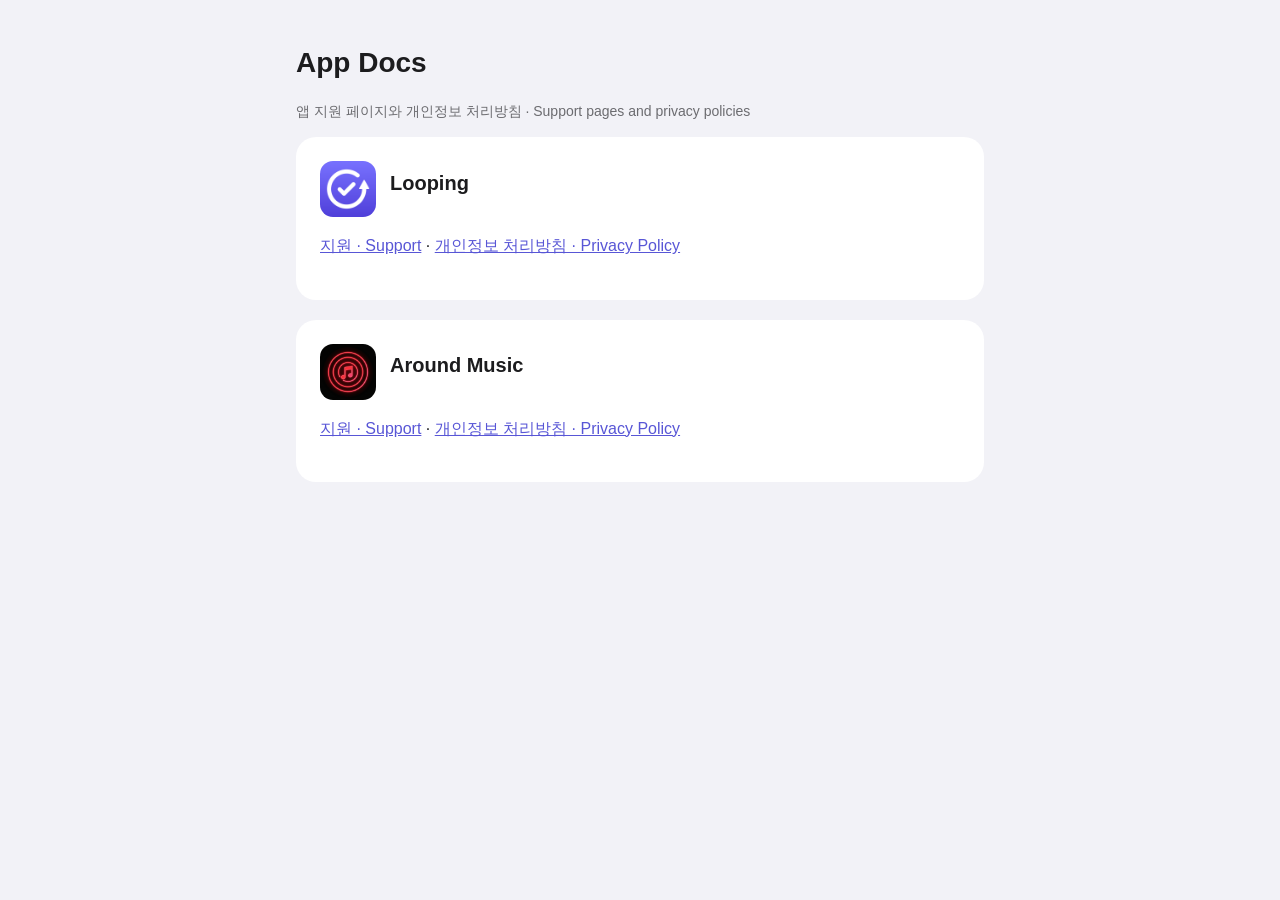
<file: index.html>
<!doctype html>
<html lang="ko">
<head>
<meta charset="utf-8">
<meta name="viewport" content="width=device-width, initial-scale=1">
<title>App Docs</title>
<link rel="stylesheet" href="microroutine/style.css">
</head>
<body>
<main>
<h1>App Docs</h1>
<p class="muted">앱 지원 페이지와 개인정보 처리방침 · Support pages and privacy policies</p>
<section>
<header><img src="microroutine/icon.png" alt=""><h2>Looping</h2></header>
<p><a href="microroutine/">지원 · Support</a> · <a href="microroutine/privacy.html">개인정보 처리방침 · Privacy Policy</a></p>
</section>
<section>
<header><img src="aroundmusic/icon.png" alt=""><h2>Around Music</h2></header>
<p><a href="aroundmusic/">지원 · Support</a> · <a href="aroundmusic/privacy.html">개인정보 처리방침 · Privacy Policy</a></p>
</section>
</main>
</body>
</html>
</file>
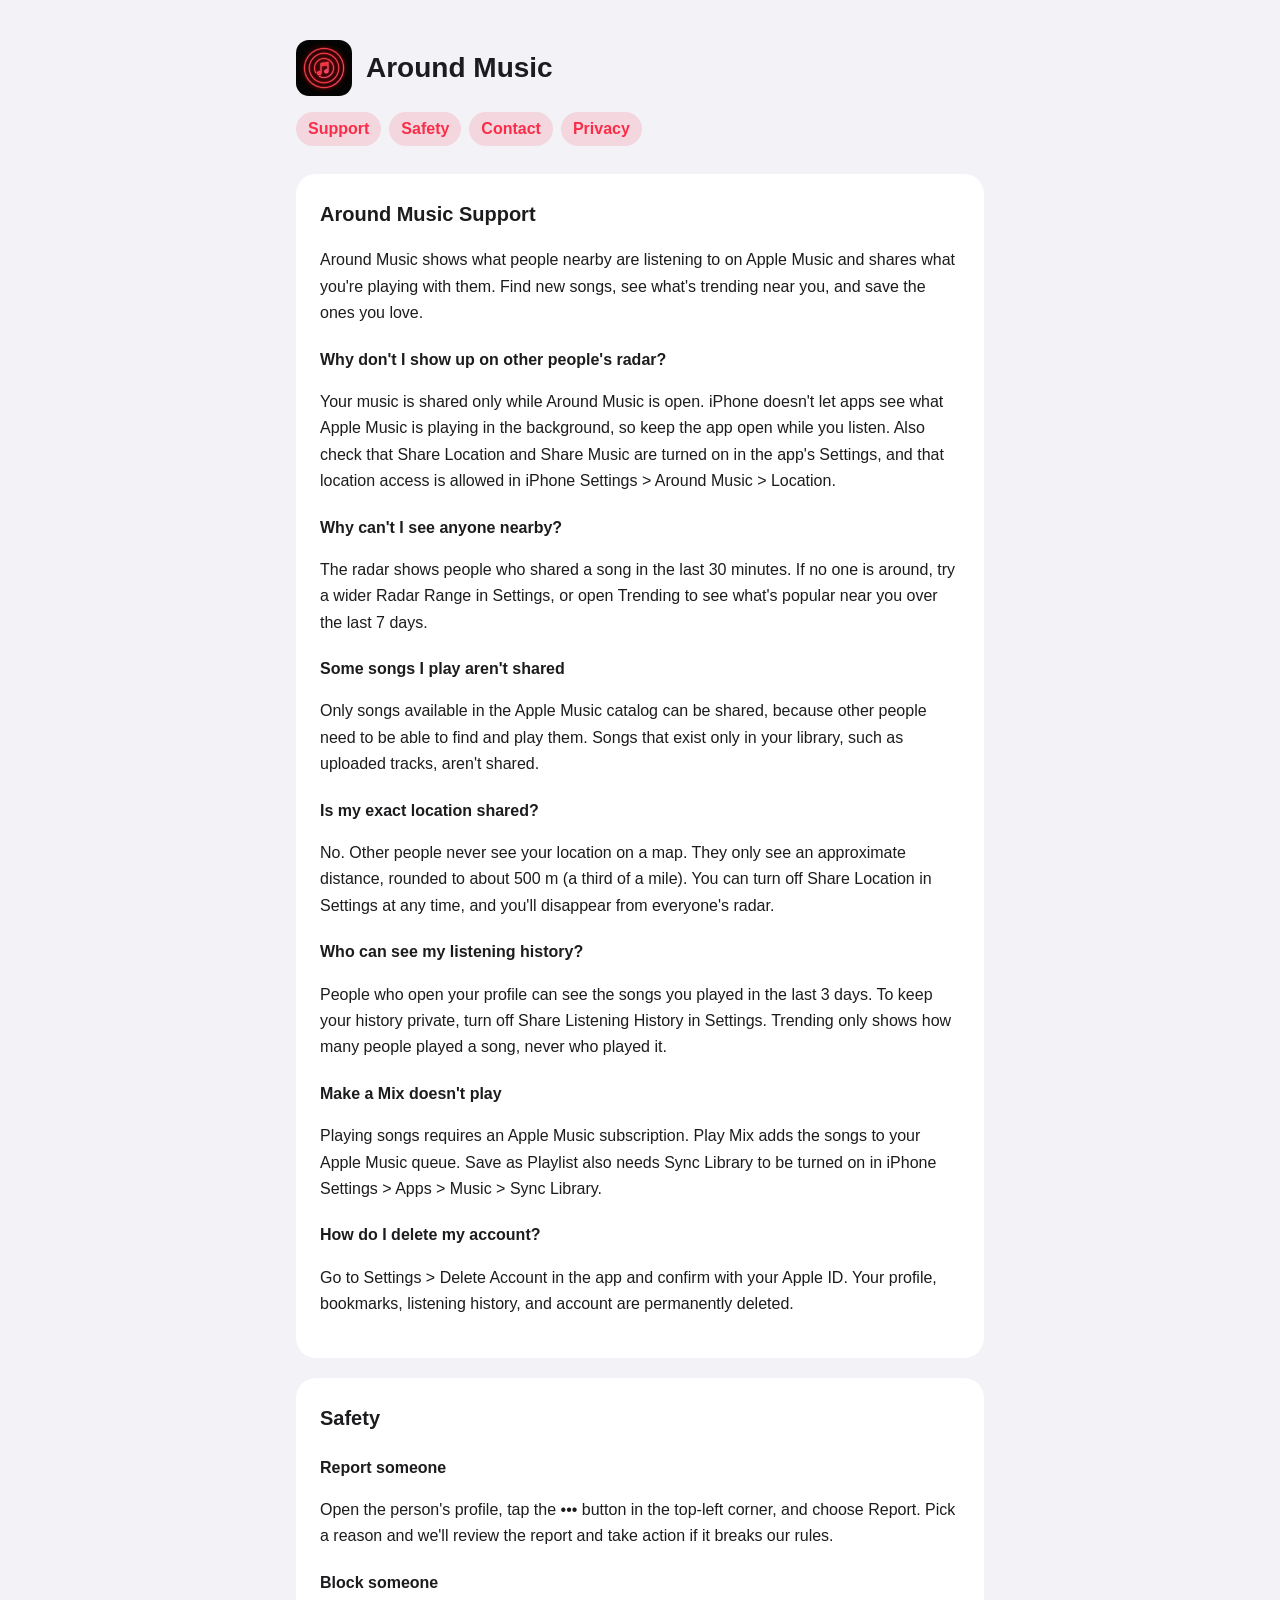
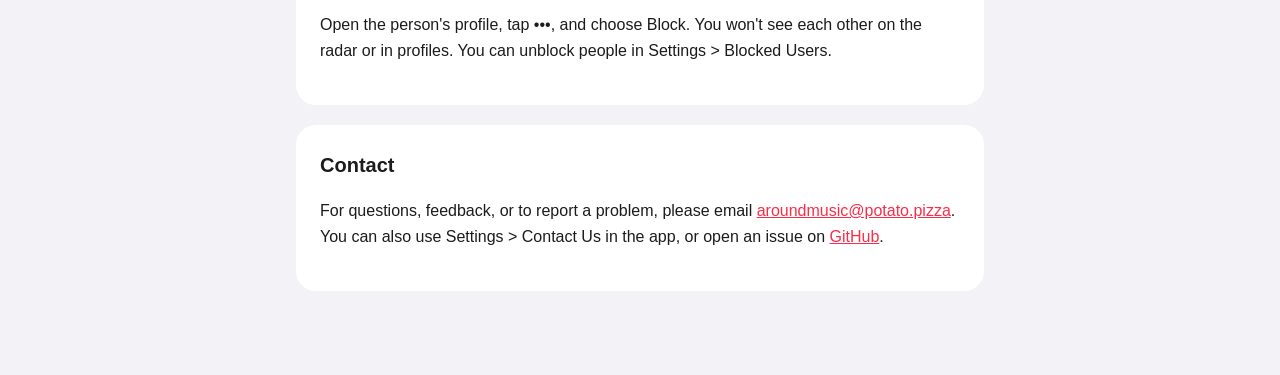
<file: aroundmusic/index.html>
<!doctype html>
<html lang="en">
<head>
<meta charset="utf-8">
<meta name="viewport" content="width=device-width, initial-scale=1">
<title>Around Music</title>
<link rel="stylesheet" href="style.css">
</head>
<body>
<main>
<header><img src="icon.png" alt=""><h1>Around Music</h1></header>
<nav><a href="#faq">Support</a><a href="#safety">Safety</a><a href="#contact">Contact</a><a href="privacy.html">Privacy</a></nav>

<section id="faq">
<h2>Around Music Support</h2>
<p>Around Music shows what people nearby are listening to on Apple Music and shares what you're playing with them. Find new songs, see what's trending near you, and save the ones you love.</p>

<h3>Why don't I show up on other people's radar?</h3>
<p>Your music is shared only while Around Music is open. iPhone doesn't let apps see what Apple Music is playing in the background, so keep the app open while you listen. Also check that Share Location and Share Music are turned on in the app's Settings, and that location access is allowed in iPhone Settings &gt; Around Music &gt; Location.</p>

<h3>Why can't I see anyone nearby?</h3>
<p>The radar shows people who shared a song in the last 30 minutes. If no one is around, try a wider Radar Range in Settings, or open Trending to see what's popular near you over the last 7 days.</p>

<h3>Some songs I play aren't shared</h3>
<p>Only songs available in the Apple Music catalog can be shared, because other people need to be able to find and play them. Songs that exist only in your library, such as uploaded tracks, aren't shared.</p>

<h3>Is my exact location shared?</h3>
<p>No. Other people never see your location on a map. They only see an approximate distance, rounded to about 500 m (a third of a mile). You can turn off Share Location in Settings at any time, and you'll disappear from everyone's radar.</p>

<h3>Who can see my listening history?</h3>
<p>People who open your profile can see the songs you played in the last 3 days. To keep your history private, turn off Share Listening History in Settings. Trending only shows how many people played a song, never who played it.</p>

<h3>Make a Mix doesn't play</h3>
<p>Playing songs requires an Apple Music subscription. Play Mix adds the songs to your Apple Music queue. Save as Playlist also needs Sync Library to be turned on in iPhone Settings &gt; Apps &gt; Music &gt; Sync Library.</p>

<h3>How do I delete my account?</h3>
<p>Go to Settings &gt; Delete Account in the app and confirm with your Apple ID. Your profile, bookmarks, listening history, and account are permanently deleted.</p>
</section>

<section id="safety">
<h2>Safety</h2>
<h3>Report someone</h3>
<p>Open the person's profile, tap the ••• button in the top-left corner, and choose Report. Pick a reason and we'll review the report and take action if it breaks our rules.</p>
<h3>Block someone</h3>
<p>Open the person's profile, tap •••, and choose Block. You won't see each other on the radar or in profiles. You can unblock people in Settings &gt; Blocked Users.</p>
</section>

<section id="contact">
<h2>Contact</h2>
<p>For questions, feedback, or to report a problem, please email <a href="mailto:aroundmusic@potato.pizza">aroundmusic@potato.pizza</a>. You can also use Settings &gt; Contact Us in the app, or open an issue on <a href="https://github.com/woojenoh/app-docs/issues">GitHub</a>.</p>
</section>
</main>
</body>
</html>
</file>
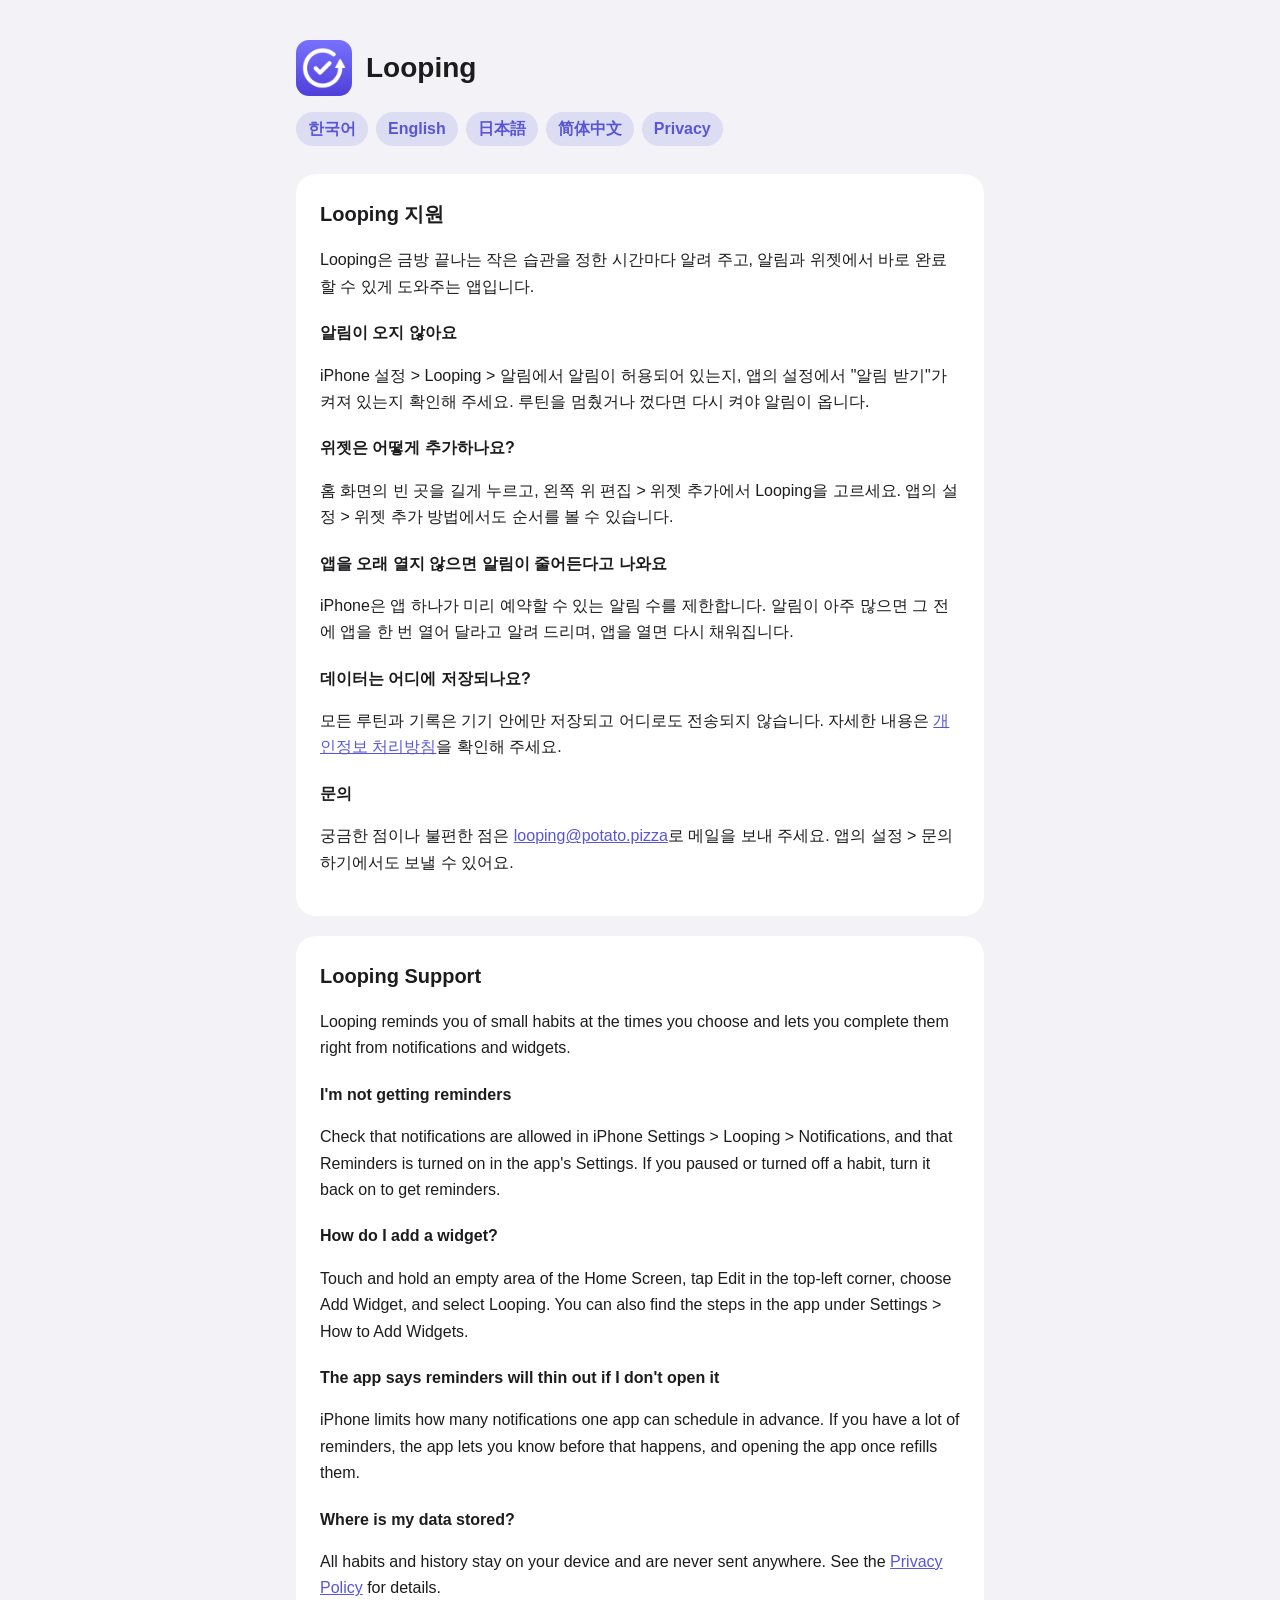
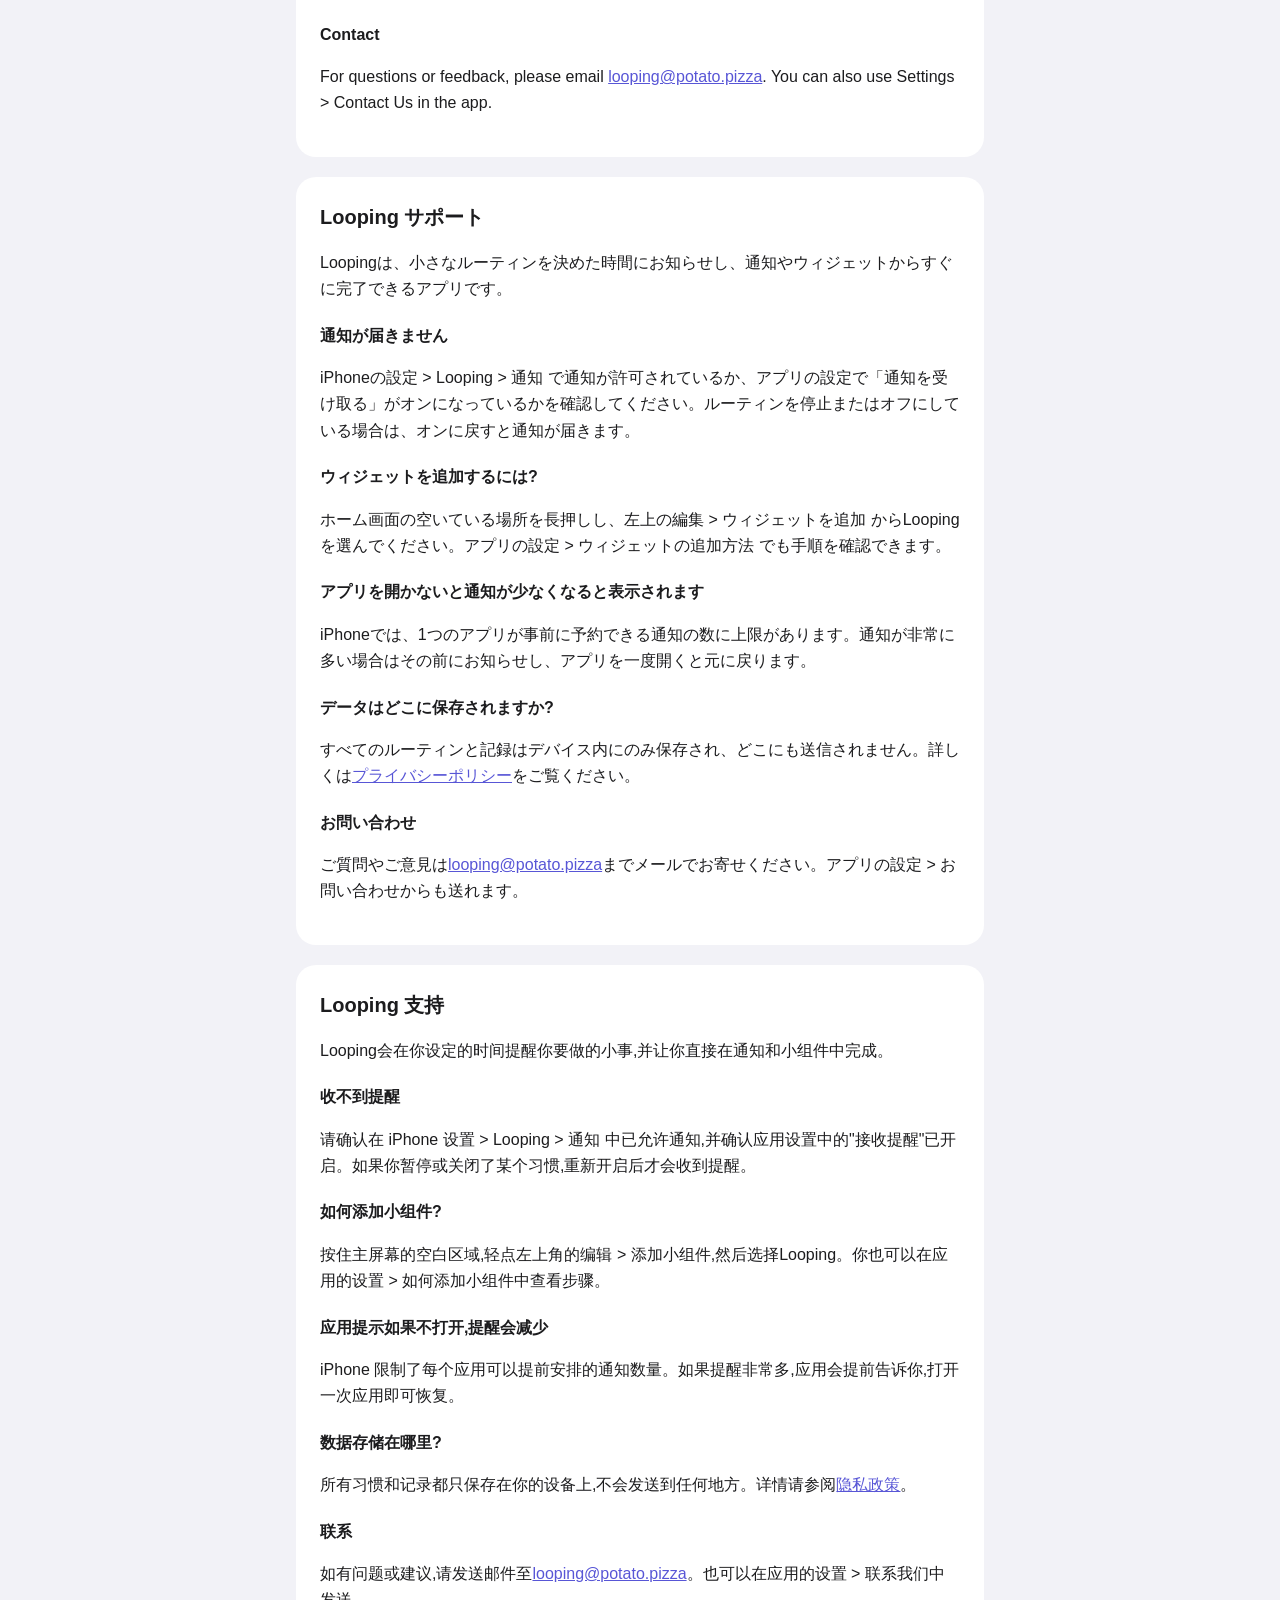
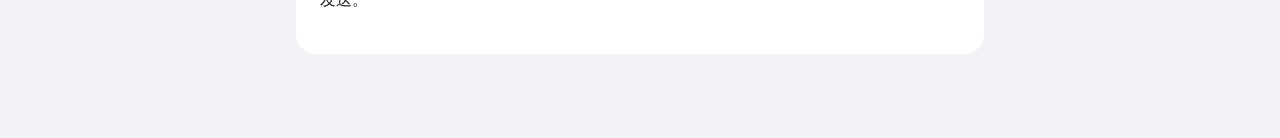
<file: microroutine/index.html>
<!doctype html>
<html lang="ko">
<head>
<meta charset="utf-8">
<meta name="viewport" content="width=device-width, initial-scale=1">
<title>Looping</title>
<link rel="stylesheet" href="style.css">
</head>
<body>
<main>
<header><img src="icon.png" alt=""><h1>Looping</h1></header>
<nav><a href="#ko">한국어</a><a href="#en">English</a><a href="#ja">日本語</a><a href="#zh">简体中文</a><a href="privacy.html">Privacy</a></nav>

<section id="ko">
<h2>Looping 지원</h2>
<p>Looping은 금방 끝나는 작은 습관을 정한 시간마다 알려 주고, 알림과 위젯에서 바로 완료할 수 있게 도와주는 앱입니다.</p>
<h3>알림이 오지 않아요</h3>
<p>iPhone 설정 &gt; Looping &gt; 알림에서 알림이 허용되어 있는지, 앱의 설정에서 "알림 받기"가 켜져 있는지 확인해 주세요. 루틴을 멈췄거나 껐다면 다시 켜야 알림이 옵니다.</p>
<h3>위젯은 어떻게 추가하나요?</h3>
<p>홈 화면의 빈 곳을 길게 누르고, 왼쪽 위 편집 &gt; 위젯 추가에서 Looping을 고르세요. 앱의 설정 &gt; 위젯 추가 방법에서도 순서를 볼 수 있습니다.</p>
<h3>앱을 오래 열지 않으면 알림이 줄어든다고 나와요</h3>
<p>iPhone은 앱 하나가 미리 예약할 수 있는 알림 수를 제한합니다. 알림이 아주 많으면 그 전에 앱을 한 번 열어 달라고 알려 드리며, 앱을 열면 다시 채워집니다.</p>
<h3>데이터는 어디에 저장되나요?</h3>
<p>모든 루틴과 기록은 기기 안에만 저장되고 어디로도 전송되지 않습니다. 자세한 내용은 <a href="privacy.html#ko">개인정보 처리방침</a>을 확인해 주세요.</p>
<h3>문의</h3>
<p>궁금한 점이나 불편한 점은 <a href="mailto:looping@potato.pizza">looping@potato.pizza</a>로 메일을 보내 주세요. 앱의 설정 &gt; 문의하기에서도 보낼 수 있어요.</p>
</section>

<section id="en">
<h2>Looping Support</h2>
<p>Looping reminds you of small habits at the times you choose and lets you complete them right from notifications and widgets.</p>
<h3>I'm not getting reminders</h3>
<p>Check that notifications are allowed in iPhone Settings &gt; Looping &gt; Notifications, and that Reminders is turned on in the app's Settings. If you paused or turned off a habit, turn it back on to get reminders.</p>
<h3>How do I add a widget?</h3>
<p>Touch and hold an empty area of the Home Screen, tap Edit in the top-left corner, choose Add Widget, and select Looping. You can also find the steps in the app under Settings &gt; How to Add Widgets.</p>
<h3>The app says reminders will thin out if I don't open it</h3>
<p>iPhone limits how many notifications one app can schedule in advance. If you have a lot of reminders, the app lets you know before that happens, and opening the app once refills them.</p>
<h3>Where is my data stored?</h3>
<p>All habits and history stay on your device and are never sent anywhere. See the <a href="privacy.html#en">Privacy Policy</a> for details.</p>
<h3>Contact</h3>
<p>For questions or feedback, please email <a href="mailto:looping@potato.pizza">looping@potato.pizza</a>. You can also use Settings &gt; Contact Us in the app.</p>
</section>

<section id="ja">
<h2>Looping サポート</h2>
<p>Loopingは、小さなルーティンを決めた時間にお知らせし、通知やウィジェットからすぐに完了できるアプリです。</p>
<h3>通知が届きません</h3>
<p>iPhoneの設定 &gt; Looping &gt; 通知 で通知が許可されているか、アプリの設定で「通知を受け取る」がオンになっているかを確認してください。ルーティンを停止またはオフにしている場合は、オンに戻すと通知が届きます。</p>
<h3>ウィジェットを追加するには?</h3>
<p>ホーム画面の空いている場所を長押しし、左上の編集 &gt; ウィジェットを追加 からLoopingを選んでください。アプリの設定 &gt; ウィジェットの追加方法 でも手順を確認できます。</p>
<h3>アプリを開かないと通知が少なくなると表示されます</h3>
<p>iPhoneでは、1つのアプリが事前に予約できる通知の数に上限があります。通知が非常に多い場合はその前にお知らせし、アプリを一度開くと元に戻ります。</p>
<h3>データはどこに保存されますか?</h3>
<p>すべてのルーティンと記録はデバイス内にのみ保存され、どこにも送信されません。詳しくは<a href="privacy.html#ja">プライバシーポリシー</a>をご覧ください。</p>
<h3>お問い合わせ</h3>
<p>ご質問やご意見は<a href="mailto:looping@potato.pizza">looping@potato.pizza</a>までメールでお寄せください。アプリの設定 &gt; お問い合わせからも送れます。</p>
</section>

<section id="zh">
<h2>Looping 支持</h2>
<p>Looping会在你设定的时间提醒你要做的小事,并让你直接在通知和小组件中完成。</p>
<h3>收不到提醒</h3>
<p>请确认在 iPhone 设置 &gt; Looping &gt; 通知 中已允许通知,并确认应用设置中的"接收提醒"已开启。如果你暂停或关闭了某个习惯,重新开启后才会收到提醒。</p>
<h3>如何添加小组件?</h3>
<p>按住主屏幕的空白区域,轻点左上角的编辑 &gt; 添加小组件,然后选择Looping。你也可以在应用的设置 &gt; 如何添加小组件中查看步骤。</p>
<h3>应用提示如果不打开,提醒会减少</h3>
<p>iPhone 限制了每个应用可以提前安排的通知数量。如果提醒非常多,应用会提前告诉你,打开一次应用即可恢复。</p>
<h3>数据存储在哪里?</h3>
<p>所有习惯和记录都只保存在你的设备上,不会发送到任何地方。详情请参阅<a href="privacy.html#zh">隐私政策</a>。</p>
<h3>联系</h3>
<p>如有问题或建议,请发送邮件至<a href="mailto:looping@potato.pizza">looping@potato.pizza</a>。也可以在应用的设置 &gt; 联系我们中发送。</p>
</section>
</main>
</body>
</html>
</file>
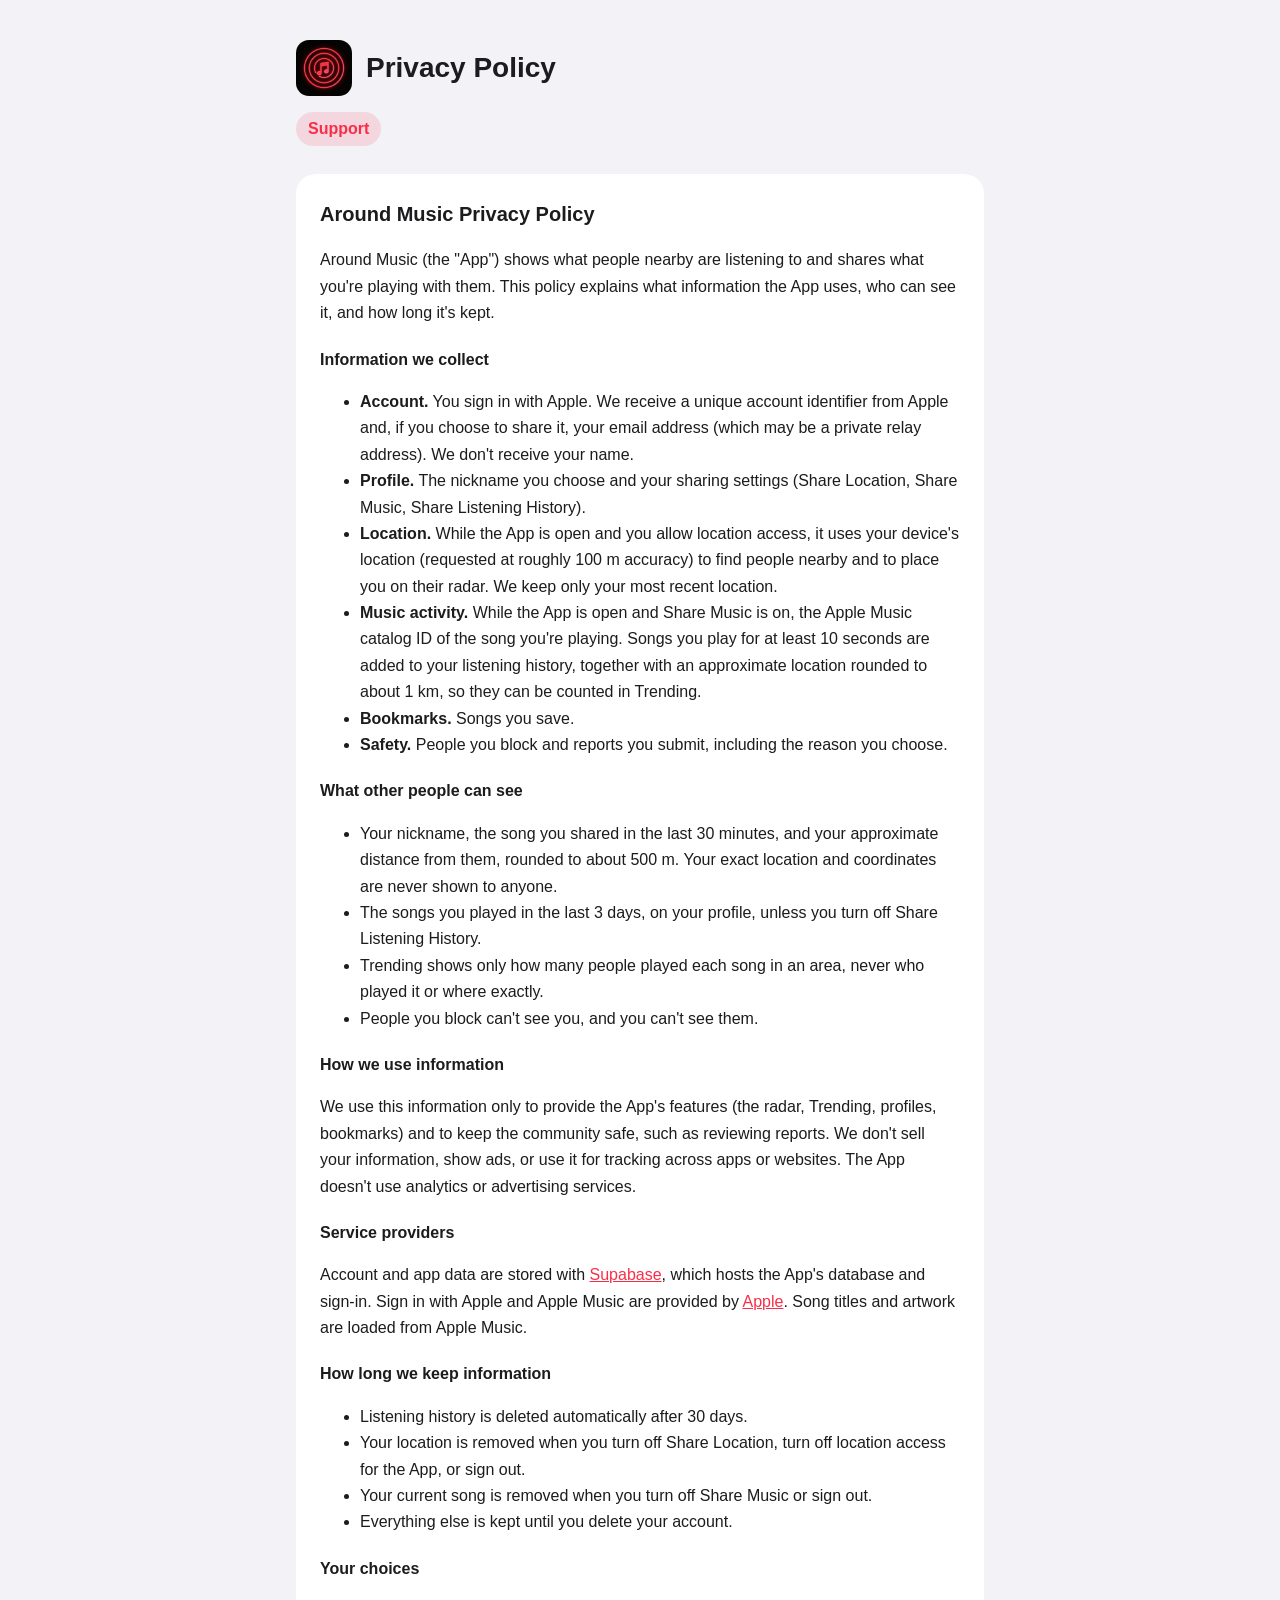
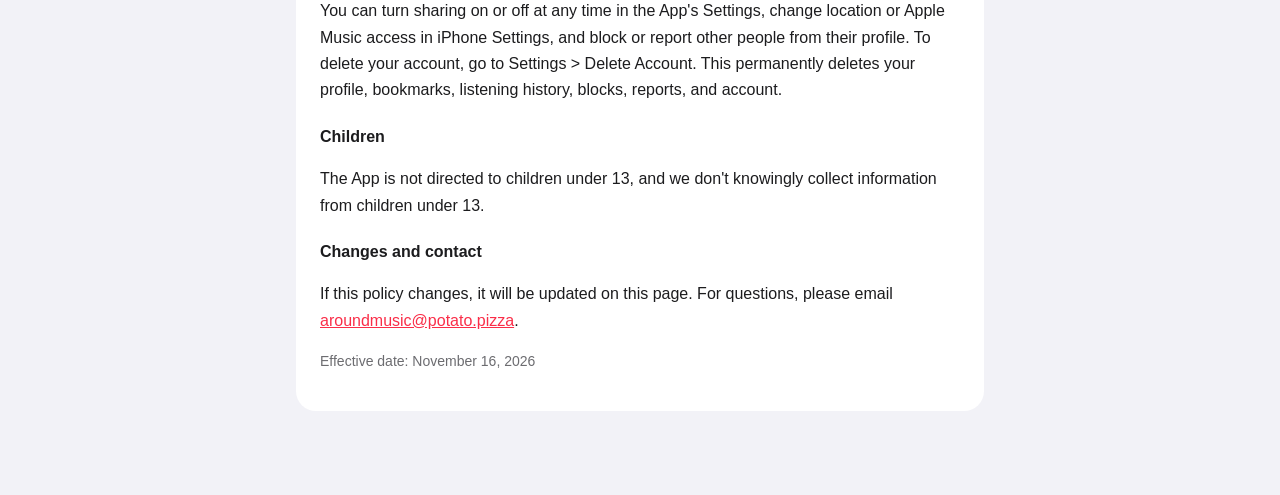
<file: aroundmusic/privacy.html>
<!doctype html>
<html lang="en">
<head>
<meta charset="utf-8">
<meta name="viewport" content="width=device-width, initial-scale=1">
<title>Around Music · Privacy Policy</title>
<link rel="stylesheet" href="style.css">
</head>
<body>
<main>
<header><img src="icon.png" alt=""><h1>Privacy Policy</h1></header>
<nav><a href="./">Support</a></nav>

<section>
<h2>Around Music Privacy Policy</h2>
<p>Around Music (the "App") shows what people nearby are listening to and shares what you're playing with them. This policy explains what information the App uses, who can see it, and how long it's kept.</p>

<h3>Information we collect</h3>
<ul>
<li><strong>Account.</strong> You sign in with Apple. We receive a unique account identifier from Apple and, if you choose to share it, your email address (which may be a private relay address). We don't receive your name.</li>
<li><strong>Profile.</strong> The nickname you choose and your sharing settings (Share Location, Share Music, Share Listening History).</li>
<li><strong>Location.</strong> While the App is open and you allow location access, it uses your device's location (requested at roughly 100 m accuracy) to find people nearby and to place you on their radar. We keep only your most recent location.</li>
<li><strong>Music activity.</strong> While the App is open and Share Music is on, the Apple Music catalog ID of the song you're playing. Songs you play for at least 10 seconds are added to your listening history, together with an approximate location rounded to about 1 km, so they can be counted in Trending.</li>
<li><strong>Bookmarks.</strong> Songs you save.</li>
<li><strong>Safety.</strong> People you block and reports you submit, including the reason you choose.</li>
</ul>

<h3>What other people can see</h3>
<ul>
<li>Your nickname, the song you shared in the last 30 minutes, and your approximate distance from them, rounded to about 500 m. Your exact location and coordinates are never shown to anyone.</li>
<li>The songs you played in the last 3 days, on your profile, unless you turn off Share Listening History.</li>
<li>Trending shows only how many people played each song in an area, never who played it or where exactly.</li>
<li>People you block can't see you, and you can't see them.</li>
</ul>

<h3>How we use information</h3>
<p>We use this information only to provide the App's features (the radar, Trending, profiles, bookmarks) and to keep the community safe, such as reviewing reports. We don't sell your information, show ads, or use it for tracking across apps or websites. The App doesn't use analytics or advertising services.</p>

<h3>Service providers</h3>
<p>Account and app data are stored with <a href="https://supabase.com/privacy">Supabase</a>, which hosts the App's database and sign-in. Sign in with Apple and Apple Music are provided by <a href="https://www.apple.com/legal/privacy/">Apple</a>. Song titles and artwork are loaded from Apple Music.</p>

<h3>How long we keep information</h3>
<ul>
<li>Listening history is deleted automatically after 30 days.</li>
<li>Your location is removed when you turn off Share Location, turn off location access for the App, or sign out.</li>
<li>Your current song is removed when you turn off Share Music or sign out.</li>
<li>Everything else is kept until you delete your account.</li>
</ul>

<h3>Your choices</h3>
<p>You can turn sharing on or off at any time in the App's Settings, change location or Apple Music access in iPhone Settings, and block or report other people from their profile. To delete your account, go to Settings &gt; Delete Account. This permanently deletes your profile, bookmarks, listening history, blocks, reports, and account.</p>

<h3>Children</h3>
<p>The App is not directed to children under 13, and we don't knowingly collect information from children under 13.</p>

<h3>Changes and contact</h3>
<p>If this policy changes, it will be updated on this page. For questions, please email <a href="mailto:aroundmusic@potato.pizza">aroundmusic@potato.pizza</a>.</p>
<p class="muted">Effective date: November 16, 2026</p>
</section>
</main>
</body>
</html>
</file>
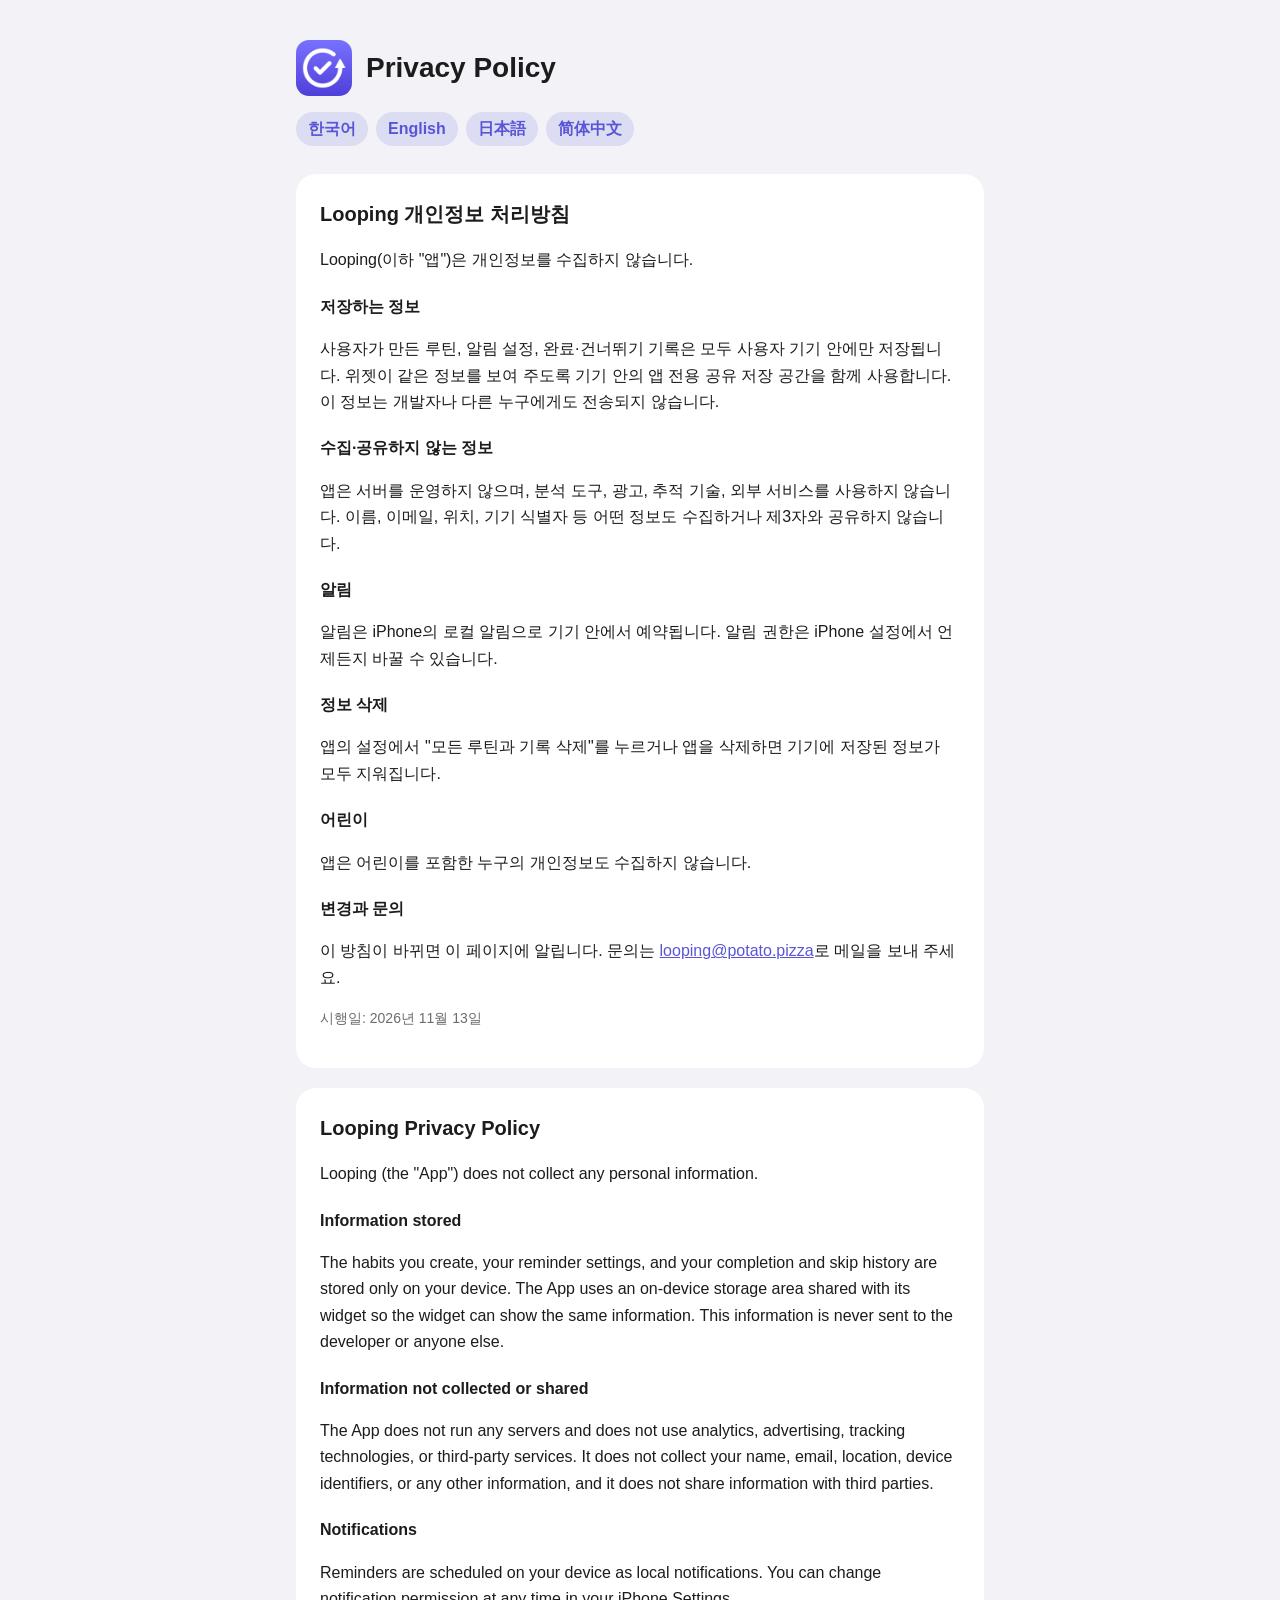
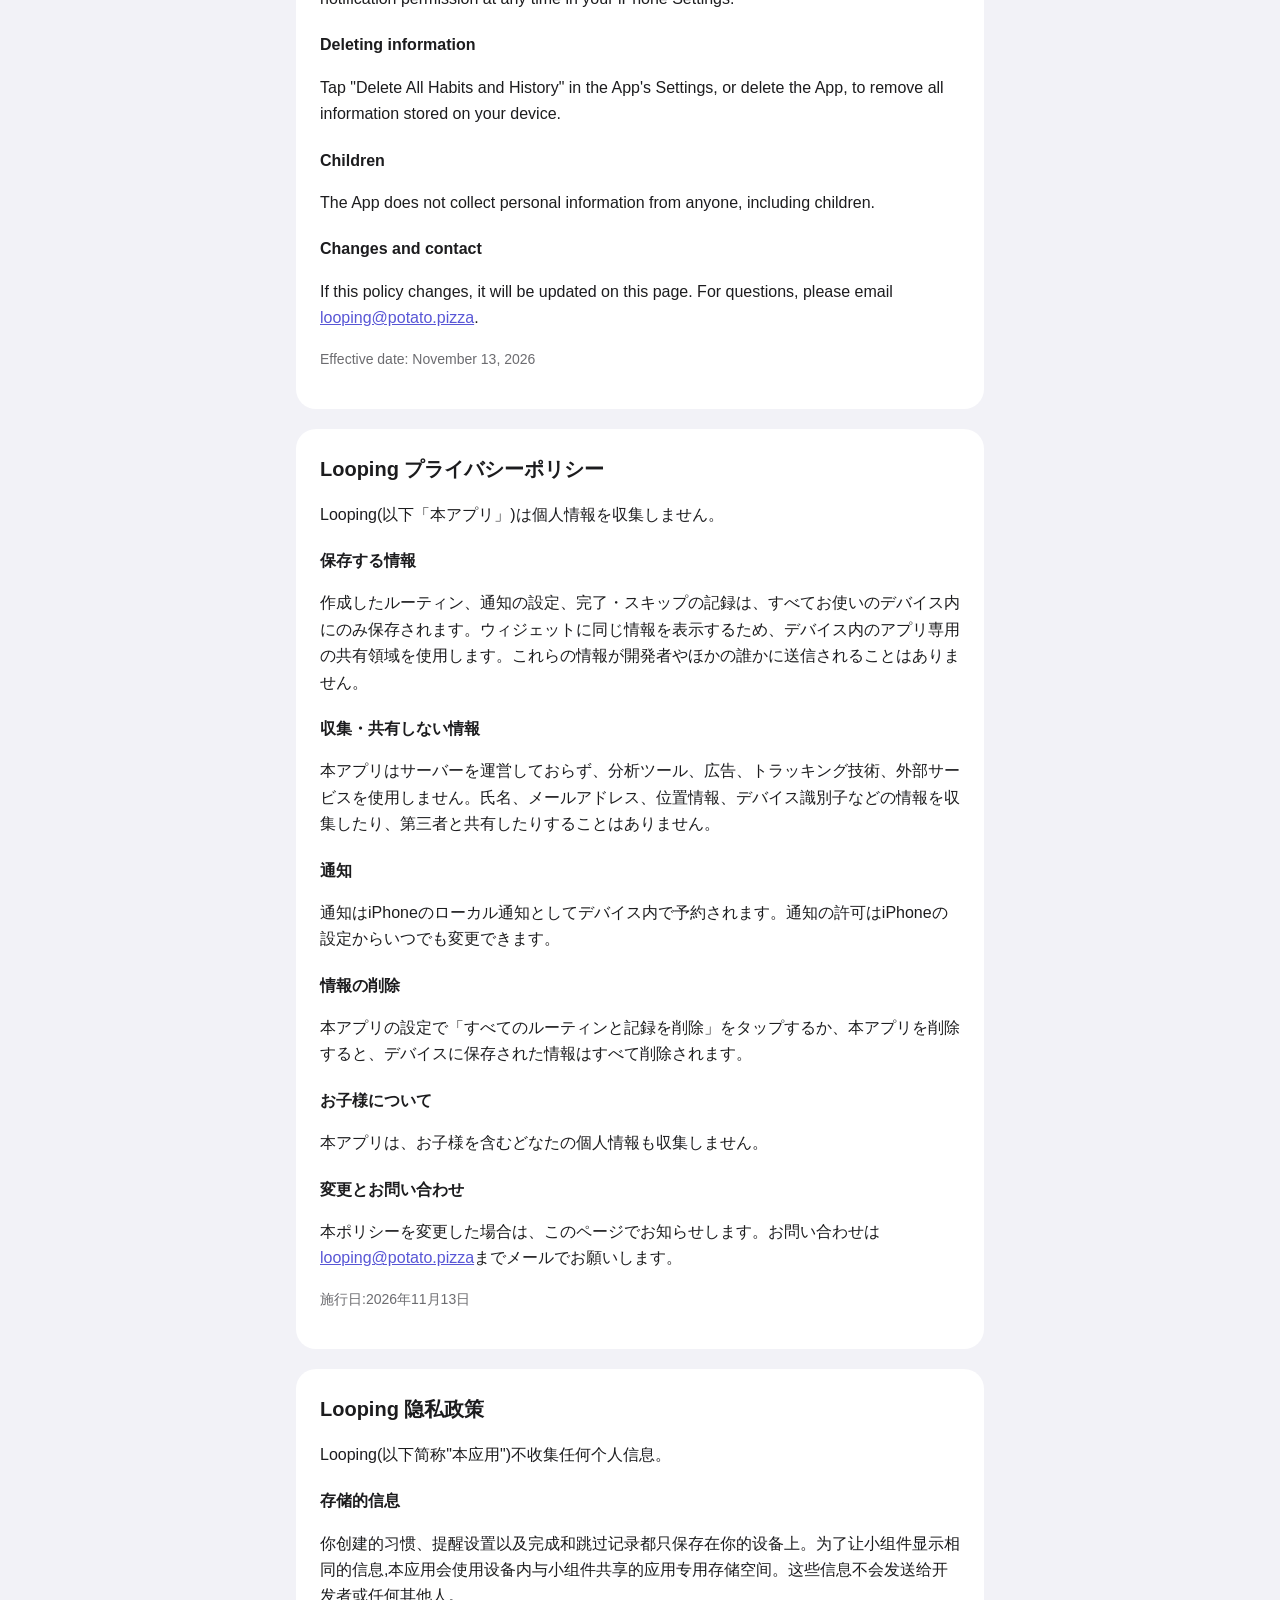
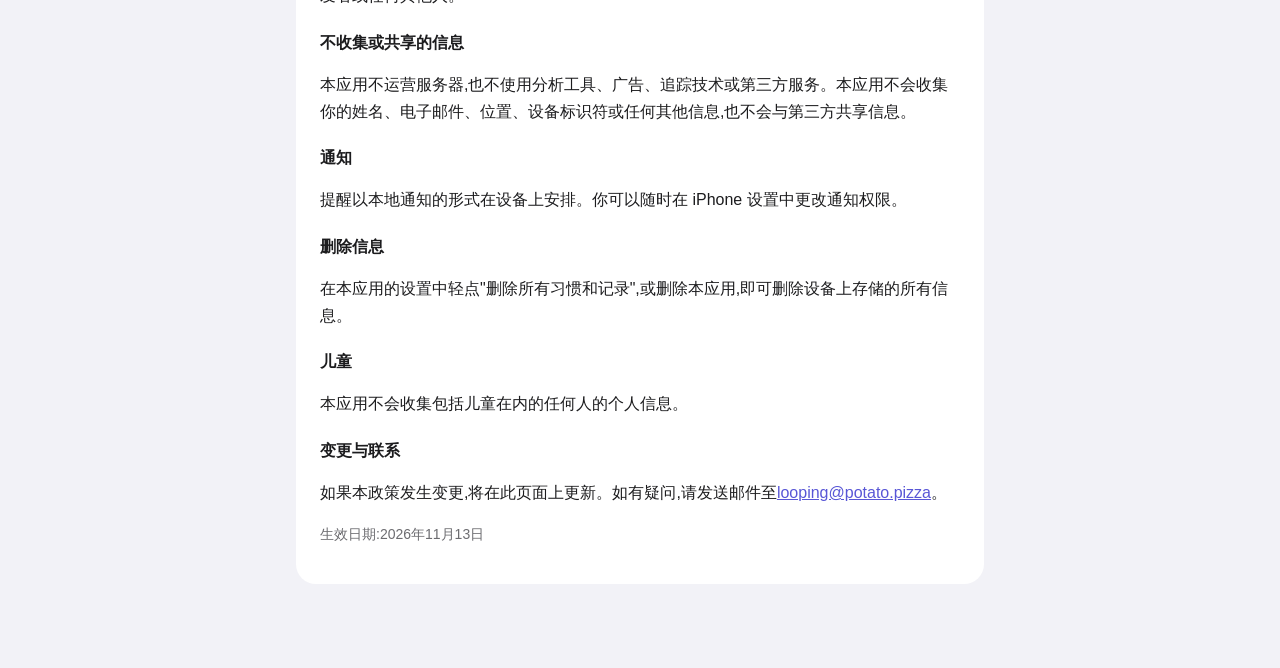
<file: microroutine/privacy.html>
<!doctype html>
<html lang="ko">
<head>
<meta charset="utf-8">
<meta name="viewport" content="width=device-width, initial-scale=1">
<title>Looping · Privacy Policy</title>
<link rel="stylesheet" href="style.css">
</head>
<body>
<main>
<header><img src="icon.png" alt=""><h1>Privacy Policy</h1></header>
<nav><a href="#ko">한국어</a><a href="#en">English</a><a href="#ja">日本語</a><a href="#zh">简体中文</a></nav>

<section id="ko">
<h2>Looping 개인정보 처리방침</h2>
<p>Looping(이하 "앱")은 개인정보를 수집하지 않습니다.</p>
<h3>저장하는 정보</h3>
<p>사용자가 만든 루틴, 알림 설정, 완료·건너뛰기 기록은 모두 사용자 기기 안에만 저장됩니다. 위젯이 같은 정보를 보여 주도록 기기 안의 앱 전용 공유 저장 공간을 함께 사용합니다. 이 정보는 개발자나 다른 누구에게도 전송되지 않습니다.</p>
<h3>수집·공유하지 않는 정보</h3>
<p>앱은 서버를 운영하지 않으며, 분석 도구, 광고, 추적 기술, 외부 서비스를 사용하지 않습니다. 이름, 이메일, 위치, 기기 식별자 등 어떤 정보도 수집하거나 제3자와 공유하지 않습니다.</p>
<h3>알림</h3>
<p>알림은 iPhone의 로컬 알림으로 기기 안에서 예약됩니다. 알림 권한은 iPhone 설정에서 언제든지 바꿀 수 있습니다.</p>
<h3>정보 삭제</h3>
<p>앱의 설정에서 "모든 루틴과 기록 삭제"를 누르거나 앱을 삭제하면 기기에 저장된 정보가 모두 지워집니다.</p>
<h3>어린이</h3>
<p>앱은 어린이를 포함한 누구의 개인정보도 수집하지 않습니다.</p>
<h3>변경과 문의</h3>
<p>이 방침이 바뀌면 이 페이지에 알립니다. 문의는 <a href="mailto:looping@potato.pizza">looping@potato.pizza</a>로 메일을 보내 주세요.</p>
<p class="muted">시행일: 2026년 11월 13일</p>
</section>

<section id="en">
<h2>Looping Privacy Policy</h2>
<p>Looping (the "App") does not collect any personal information.</p>
<h3>Information stored</h3>
<p>The habits you create, your reminder settings, and your completion and skip history are stored only on your device. The App uses an on-device storage area shared with its widget so the widget can show the same information. This information is never sent to the developer or anyone else.</p>
<h3>Information not collected or shared</h3>
<p>The App does not run any servers and does not use analytics, advertising, tracking technologies, or third-party services. It does not collect your name, email, location, device identifiers, or any other information, and it does not share information with third parties.</p>
<h3>Notifications</h3>
<p>Reminders are scheduled on your device as local notifications. You can change notification permission at any time in your iPhone Settings.</p>
<h3>Deleting information</h3>
<p>Tap "Delete All Habits and History" in the App's Settings, or delete the App, to remove all information stored on your device.</p>
<h3>Children</h3>
<p>The App does not collect personal information from anyone, including children.</p>
<h3>Changes and contact</h3>
<p>If this policy changes, it will be updated on this page. For questions, please email <a href="mailto:looping@potato.pizza">looping@potato.pizza</a>.</p>
<p class="muted">Effective date: November 13, 2026</p>
</section>

<section id="ja">
<h2>Looping プライバシーポリシー</h2>
<p>Looping(以下「本アプリ」)は個人情報を収集しません。</p>
<h3>保存する情報</h3>
<p>作成したルーティン、通知の設定、完了・スキップの記録は、すべてお使いのデバイス内にのみ保存されます。ウィジェットに同じ情報を表示するため、デバイス内のアプリ専用の共有領域を使用します。これらの情報が開発者やほかの誰かに送信されることはありません。</p>
<h3>収集・共有しない情報</h3>
<p>本アプリはサーバーを運営しておらず、分析ツール、広告、トラッキング技術、外部サービスを使用しません。氏名、メールアドレス、位置情報、デバイス識別子などの情報を収集したり、第三者と共有したりすることはありません。</p>
<h3>通知</h3>
<p>通知はiPhoneのローカル通知としてデバイス内で予約されます。通知の許可はiPhoneの設定からいつでも変更できます。</p>
<h3>情報の削除</h3>
<p>本アプリの設定で「すべてのルーティンと記録を削除」をタップするか、本アプリを削除すると、デバイスに保存された情報はすべて削除されます。</p>
<h3>お子様について</h3>
<p>本アプリは、お子様を含むどなたの個人情報も収集しません。</p>
<h3>変更とお問い合わせ</h3>
<p>本ポリシーを変更した場合は、このページでお知らせします。お問い合わせは<a href="mailto:looping@potato.pizza">looping@potato.pizza</a>までメールでお願いします。</p>
<p class="muted">施行日:2026年11月13日</p>
</section>

<section id="zh">
<h2>Looping 隐私政策</h2>
<p>Looping(以下简称"本应用")不收集任何个人信息。</p>
<h3>存储的信息</h3>
<p>你创建的习惯、提醒设置以及完成和跳过记录都只保存在你的设备上。为了让小组件显示相同的信息,本应用会使用设备内与小组件共享的应用专用存储空间。这些信息不会发送给开发者或任何其他人。</p>
<h3>不收集或共享的信息</h3>
<p>本应用不运营服务器,也不使用分析工具、广告、追踪技术或第三方服务。本应用不会收集你的姓名、电子邮件、位置、设备标识符或任何其他信息,也不会与第三方共享信息。</p>
<h3>通知</h3>
<p>提醒以本地通知的形式在设备上安排。你可以随时在 iPhone 设置中更改通知权限。</p>
<h3>删除信息</h3>
<p>在本应用的设置中轻点"删除所有习惯和记录",或删除本应用,即可删除设备上存储的所有信息。</p>
<h3>儿童</h3>
<p>本应用不会收集包括儿童在内的任何人的个人信息。</p>
<h3>变更与联系</h3>
<p>如果本政策发生变更,将在此页面上更新。如有疑问,请发送邮件至<a href="mailto:looping@potato.pizza">looping@potato.pizza</a>。</p>
<p class="muted">生效日期:2026年11月13日</p>
</section>
</main>
</body>
</html>
</file>
<file: microroutine/style.css>
:root { --bg: #f2f2f7; --card: #ffffff; --text: #1c1c1e; --muted: #6c6c70; --accent: #5856d6; }
@media (prefers-color-scheme: dark) { :root { --bg: #000000; --card: #1c1c1e; --text: #f2f2f7; --muted: #a1a1a6; --accent: #8e8cff; } }
* { box-sizing: border-box; }
body { margin: 0; background: var(--bg); color: var(--text); font: 16px/1.65 -apple-system, BlinkMacSystemFont, "Apple SD Gothic Neo", "Hiragino Sans", "PingFang SC", sans-serif; }
main { max-width: 720px; margin: 0 auto; padding: 40px 16px 64px; }
header { display: flex; align-items: center; gap: 14px; margin-bottom: 8px; }
header img { width: 56px; height: 56px; border-radius: 13px; }
h1 { font-size: 28px; margin: 0; }
nav { margin: 16px 0 28px; display: flex; flex-wrap: wrap; gap: 8px; }
nav a { color: var(--accent); text-decoration: none; font-weight: 600; padding: 4px 12px; border-radius: 999px; background: color-mix(in srgb, var(--accent) 14%, transparent); }
section { background: var(--card); border-radius: 20px; padding: 24px; margin-bottom: 20px; }
h2 { font-size: 20px; margin: 0 0 12px; }
h3 { font-size: 16px; margin: 20px 0 6px; }
p, li { color: var(--text); }
.muted { color: var(--muted); font-size: 14px; }
a { color: var(--accent); }
</file>
<file: aroundmusic/style.css>
:root { --bg: #f2f2f7; --card: #ffffff; --text: #1c1c1e; --muted: #6c6c70; --accent: #fa2d48; }
@media (prefers-color-scheme: dark) { :root { --bg: #000000; --card: #1c1c1e; --text: #f2f2f7; --muted: #a1a1a6; --accent: #ff4d5f; } }
* { box-sizing: border-box; }
body { margin: 0; background: var(--bg); color: var(--text); font: 16px/1.65 -apple-system, BlinkMacSystemFont, sans-serif; }
main { max-width: 720px; margin: 0 auto; padding: 40px 16px 64px; }
header { display: flex; align-items: center; gap: 14px; margin-bottom: 8px; }
header img { width: 56px; height: 56px; border-radius: 13px; }
h1 { font-size: 28px; margin: 0; }
nav { margin: 16px 0 28px; display: flex; flex-wrap: wrap; gap: 8px; }
nav a { color: var(--accent); text-decoration: none; font-weight: 600; padding: 4px 12px; border-radius: 999px; background: color-mix(in srgb, var(--accent) 14%, transparent); }
section { background: var(--card); border-radius: 20px; padding: 24px; margin-bottom: 20px; }
h2 { font-size: 20px; margin: 0 0 12px; }
h3 { font-size: 16px; margin: 20px 0 6px; }
p, li { color: var(--text); }
.muted { color: var(--muted); font-size: 14px; }
a { color: var(--accent); }
</file>
